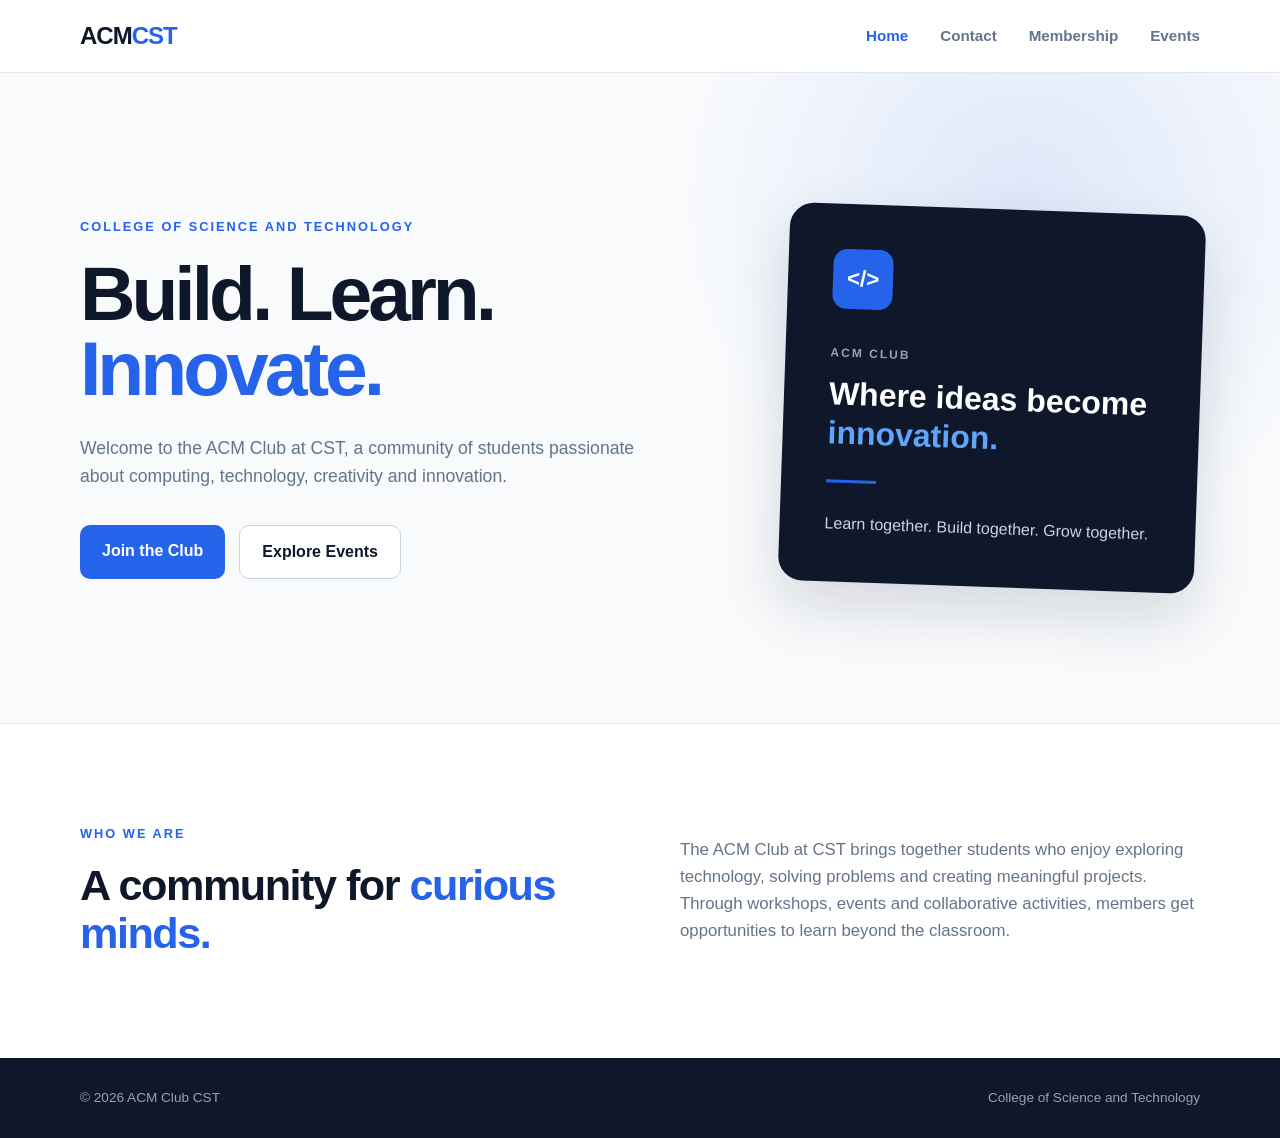
<file: index.html>
<!DOCTYPE html>
<html lang="en">
<head>
    <meta charset="UTF-8">
    <meta name="viewport" content="width=device-width, initial-scale=1.0">
    <title>ACM Club | CST</title>
    <link rel="stylesheet" href="style.css">
</head>

<body>

    <!-- Navigation -->
    <header class="navbar">
        <div class="container nav-content">

            <a href="index.html" class="logo">
                ACM<span>CST</span>
            </a>

            <nav class="nav-links">
                <a href="index.html" class="active">Home</a>
                <a href="contact.html">Contact</a>
                <a href="membership.html">Membership</a>
                <a href="events.html">Events</a>
            </nav>

        </div>
    </header>

    <!-- Main Content -->
    <main>

        <!-- Home / Hero Section -->
        <section class="hero">
            <div class="container hero-content">

                <div class="hero-text">

                    <p class="eyebrow">COLLEGE OF SCIENCE AND TECHNOLOGY</p>

                    <h1>
                        Build. Learn.
                        <span>Innovate.</span>
                    </h1>

                    <p class="hero-description">
                        Welcome to the ACM Club at CST, a community of
                        students passionate about computing, technology,
                        creativity and innovation.
                    </p>

                    <div class="hero-buttons">
                        <a href="#" class="btn btn-primary">
                            Join the Club
                        </a>

                        <a href="events.html" class="btn btn-secondary">
                            Explore Events
                        </a>
                    </div>

                </div>

                <div class="hero-card">

                    <div class="card-icon">
                        &lt;/&gt;
                    </div>

                    <p class="card-label">ACM CLUB</p>

                    <h2>
                        Where ideas become
                        <span>innovation.</span>
                    </h2>

                    <div class="card-line"></div>

                    <p>
                        Learn together. Build together.
                        Grow together.
                    </p>

                </div>

            </div>
        </section>

        <!-- Introduction -->
        <section class="about">
            <div class="container about-content">

                <div>
                    <p class="section-label">WHO WE ARE</p>

                    <h2>
                        A community for
                        <span>curious minds.</span>
                    </h2>
                </div>

                <p class="about-text">
                    The ACM Club at CST brings together students who
                    enjoy exploring technology, solving problems and
                    creating meaningful projects. Through workshops,
                    events and collaborative activities, members get
                    opportunities to learn beyond the classroom.
                </p>

            </div>
        </section>

    </main>

    <!-- Footer -->
    <footer>
        <div class="container footer-content">
            <p>© 2026 ACM Club CST</p>
            <p>College of Science and Technology</p>
        </div>
    </footer>

</body>
</html>
</file>
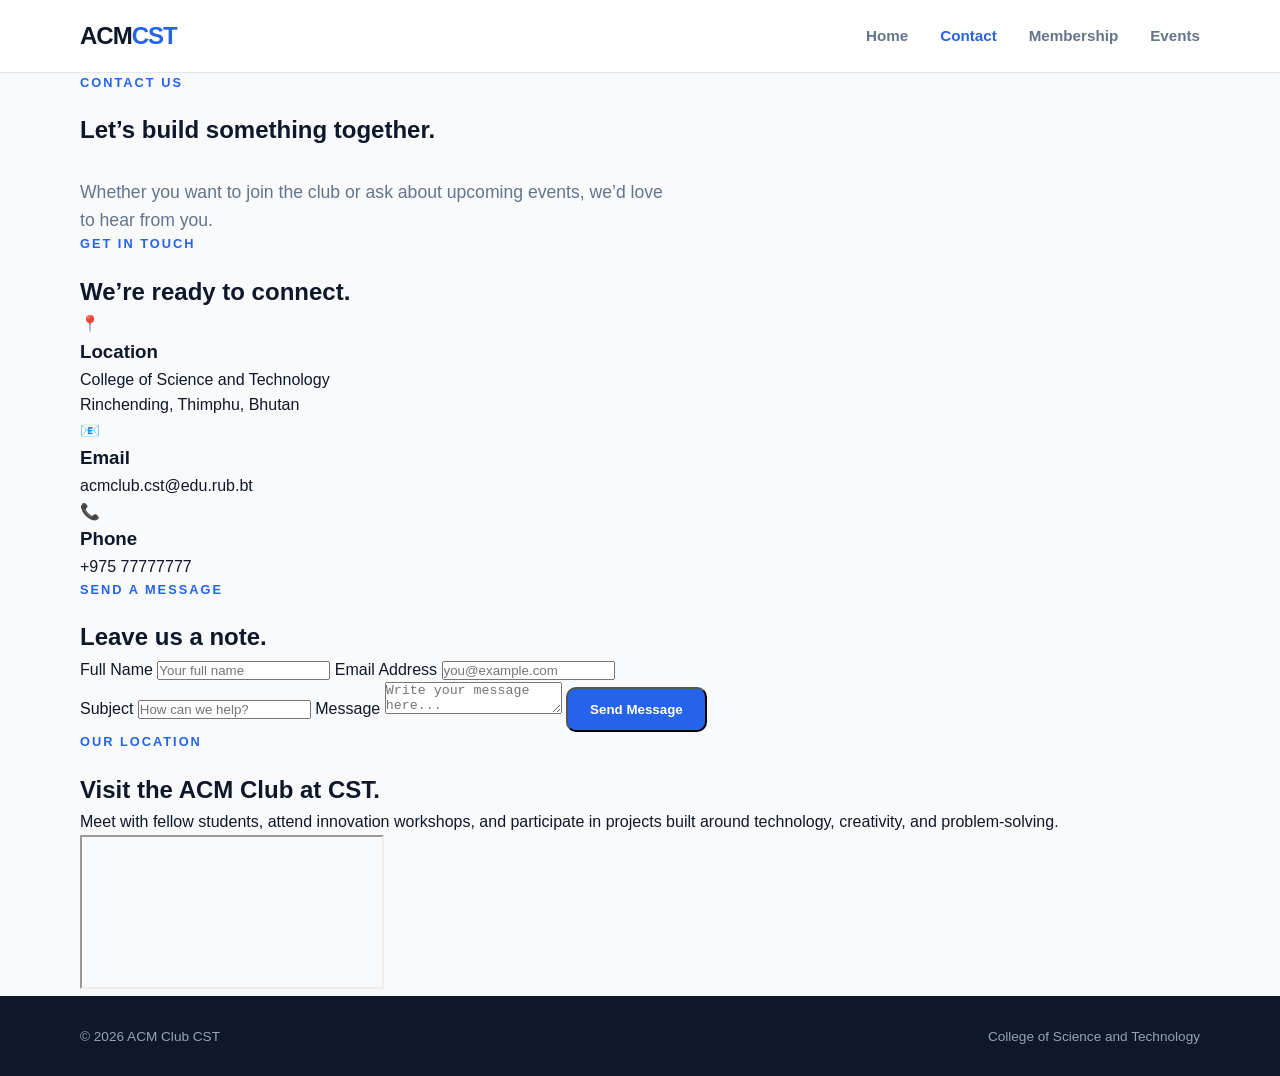
<file: contact.html>
<!DOCTYPE html>
<html lang="en">
<head>
    <meta charset="UTF-8">
    <meta name="viewport" content="width=device-width, initial-scale=1.0">
    <title>Contact | ACM Club CST</title>
    <link rel="stylesheet" href="style.css">
</head>
<body>

    <header class="navbar">
        <div class="container nav-content">
            <a href="index.html" class="logo">
                ACM<span>CST</span>
            </a>

            <nav class="nav-links">
                <a href="index.html">Home</a>
                <a href="contact.html" class="active">Contact</a>
                <a href="membership.html">Membership</a>
                <a href="events.html">Events</a>
            </nav>
        </div>
    </header>

    <main>
        <section class="contact-hero">
            <div class="container">
                <p class="eyebrow">CONTACT US</p>
                <h1>
                    Let’s build something
                    <span>together.</span>
                </h1>
                <p class="hero-description">
                    Whether you want to join the club or ask about upcoming events,
                    we’d love to hear from you.
                </p>
            </div>
        </section>

        <section class="contact-section">
            <div class="container contact-shell">
                <div class="contact-panel">
                    <p class="section-label">GET IN TOUCH</p>
                    <h2>We’re ready to connect.</h2>

                    <div class="contact-list">
                        <div class="contact-item">
                            <div class="contact-icon">📍</div>
                            <div>
                                <h3>Location</h3>
                                <p>College of Science and Technology<br>Rinchending, Thimphu, Bhutan</p>
                            </div>
                        </div>

                        <div class="contact-item">
                            <div class="contact-icon">📧</div>
                            <div>
                                <h3>Email</h3>
                                <p>acmclub.cst@edu.rub.bt</p>
                            </div>
                        </div>

                        <div class="contact-item">
                            <div class="contact-icon">📞</div>
                            <div>
                                <h3>Phone</h3>
                                <p>+975 77777777</p>
                            </div>
                        </div>
                    </div>
                </div>

                <div class="contact-panel">
                    <p class="section-label">SEND A MESSAGE</p>
                    <h2>Leave us a note.</h2>

                    <form class="contact-form">
                        <div class="field-row">
                            <label>
                                Full Name
                                <input type="text" name="name" placeholder="Your full name">
                            </label>

                            <label>
                                Email Address
                                <input type="email" name="email" placeholder="you@example.com">
                            </label>
                        </div>

                        <label>
                            Subject
                            <input type="text" name="subject" placeholder="How can we help?">
                        </label>

                        <label>
                            Message
                            <textarea name="message" placeholder="Write your message here..."></textarea>
                        </label>

                        <button type="submit" class="btn btn-primary">Send Message</button>
                    </form>
                </div>
            </div>
        </section>

        <section class="location-section">
            <div class="container location-wrap">
                <div class="location-text">
                    <p class="section-label">OUR LOCATION</p>
                    <h2>Visit the ACM Club at CST.</h2>
                    <p>
                        Meet with fellow students, attend innovation workshops,
                        and participate in projects built around technology,
                        creativity, and problem-solving.
                    </p>
                </div>

                <div class="map-card">
                    <iframe
                        src="https://www.google.com/maps?q=College%20of%20Science%20and%20Technology%20Bhutan&output=embed"
                        loading="lazy"
                        referrerpolicy="no-referrer-when-downgrade"
                        title="ACM Club CST Location">
                    </iframe>
                </div>
            </div>
        </section>
    </main>

    <footer>
        <div class="container footer-content">
            <p>© 2026 ACM Club CST</p>
            <p>College of Science and Technology</p>
        </div>
    </footer>

</body>
</html>
</file>
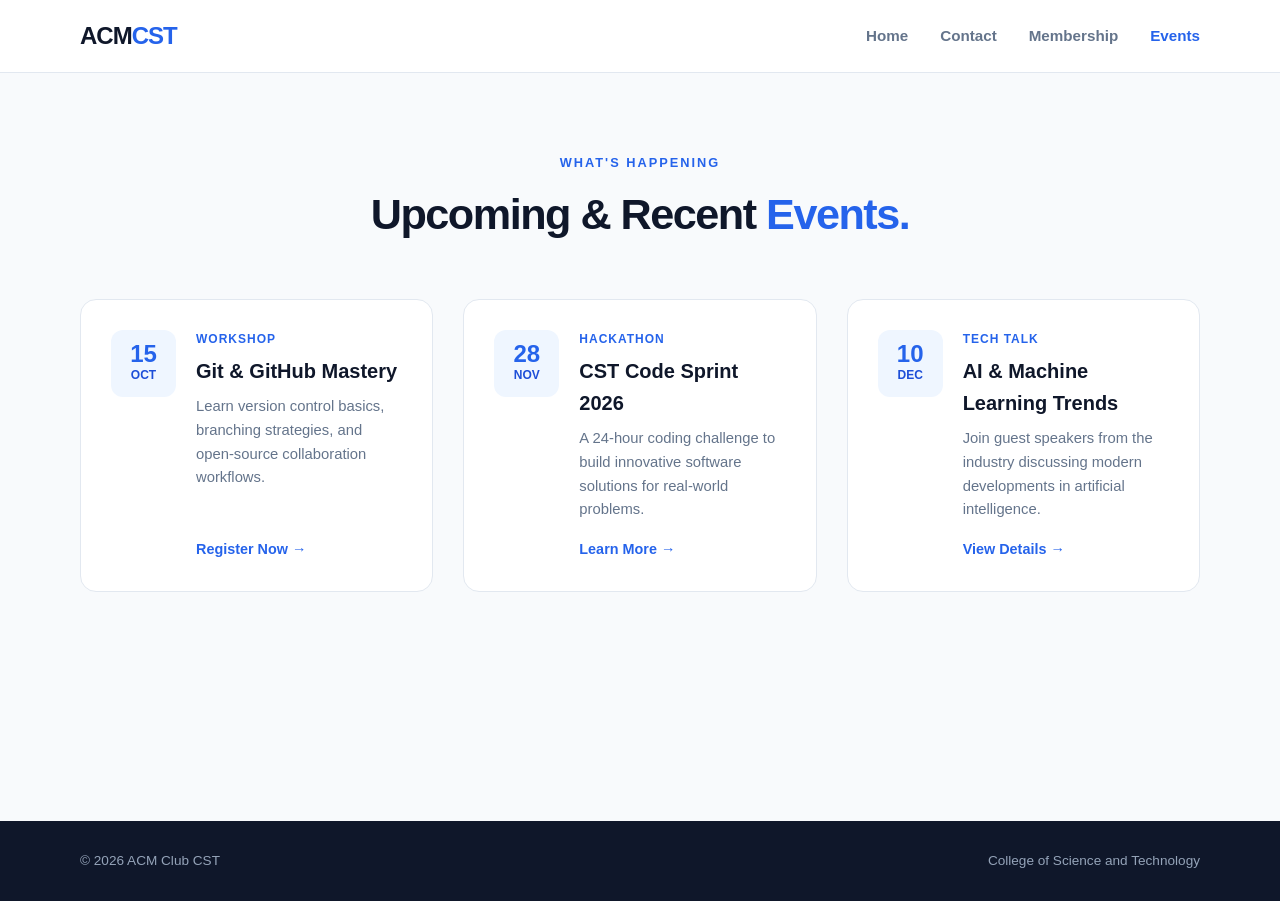
<file: events.html>
<!DOCTYPE html>
<html lang="en">
<head>
    <meta charset="UTF-8">
    <meta name="viewport" content="width=device-width, initial-scale=1.0">
    <title>Events | ACM Club CST</title>
    <link rel="stylesheet" href="style.css">
</head>
<body>

    <!-- Navigation -->
    <header class="navbar">
        <div class="container nav-content">

            <a href="index.html" class="logo">
                ACM<span>CST</span>
            </a>

            <nav class="nav-links">
                <a href="index.html">Home</a>
                <a href="contact.html">Contact</a>
                <a href="membership.html">Membership</a>
                <a href="events.html" class="active">Events</a>
            </nav>

        </div>
    </header>

    <!-- Events Main Content -->
    <main>
        <section class="events-page">
            <div class="container">
                
                <div class="events-header">
                    <p class="section-label">WHAT'S HAPPENING</p>
                    <h2>Upcoming & Recent <span>Events.</span></h2>
                </div>

                <div class="events-grid">
                    
                    <!-- Event 1 -->
                    <article class="event-card">
                        <div class="event-date">
                            <span class="day">15</span>
                            <span class="month">OCT</span>
                        </div>
                        <div class="event-details">
                            <span class="event-tag">Workshop</span>
                            <h3>Git & GitHub Mastery</h3>
                            <p>Learn version control basics, branching strategies, and open-source collaboration workflows.</p>
                            <a href="#" class="event-link">Register Now &rarr;</a>
                        </div>
                    </article>

                    <!-- Event 2 -->
                    <article class="event-card">
                        <div class="event-date">
                            <span class="day">28</span>
                            <span class="month">NOV</span>
                        </div>
                        <div class="event-details">
                            <span class="event-tag">Hackathon</span>
                            <h3>CST Code Sprint 2026</h3>
                            <p>A 24-hour coding challenge to build innovative software solutions for real-world problems.</p>
                            <a href="#" class="event-link">Learn More &rarr;</a>
                        </div>
                    </article>

                    <!-- Event 3 -->
                    <article class="event-card">
                        <div class="event-date">
                            <span class="day">10</span>
                            <span class="month">DEC</span>
                        </div>
                        <div class="event-details">
                            <span class="event-tag">Tech Talk</span>
                            <h3>AI & Machine Learning Trends</h3>
                            <p>Join guest speakers from the industry discussing modern developments in artificial intelligence.</p>
                            <a href="#" class="event-link">View Details &rarr;</a>
                        </div>
                    </article>

                </div>

            </div>
        </section>
    </main>

    <!-- Footer -->
    <footer>
        <div class="container footer-content">
            <p>© 2026 ACM Club CST</p>
            <p>College of Science and Technology</p>
        </div>
    </footer>

</body>
</html>
</file>
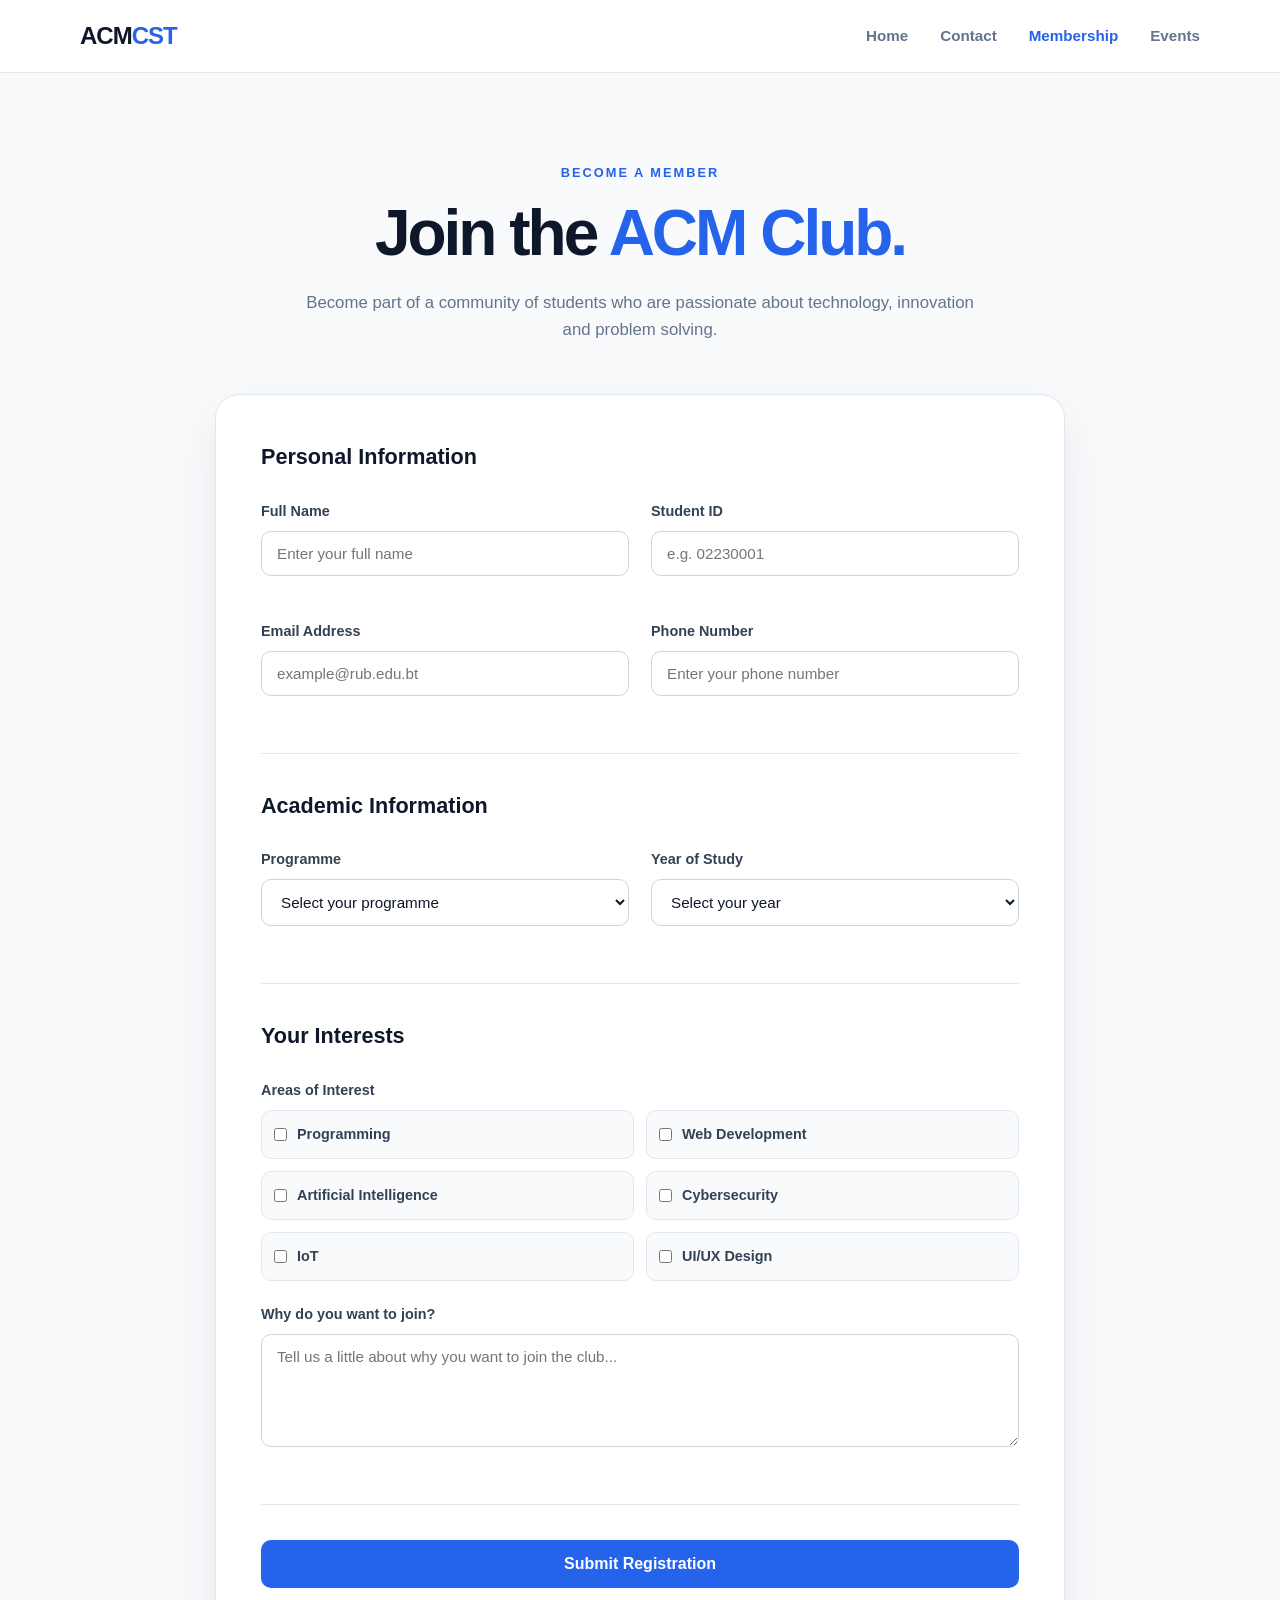
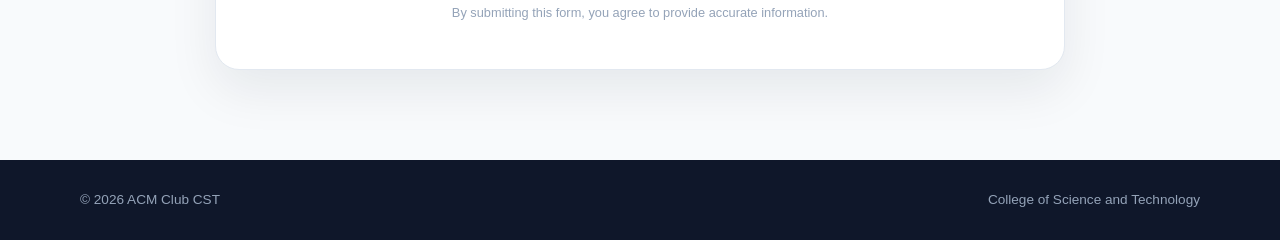
<file: membership.html>
<!DOCTYPE html>
<html lang="en">
<head>
    <meta charset="UTF-8">
    <meta name="viewport" content="width=device-width, initial-scale=1.0">

    <title>Membership Registration | ACM CST</title>

    <link rel="stylesheet" href="style.css">
</head>

<body>

    <!-- Navigation -->
    <header class="navbar">
        <div class="container nav-content">

            <a href="index.html" class="logo">
                ACM<span>CST</span>
            </a>

            <nav class="nav-links">
                <a href="index.html">Home</a>
                <a href="contact.html">Contact</a>
                <a href="membership.html" class="active">Membership</a>
                <a href="events.html">Events</a>
            </nav>

        </div>
    </header>


    <!-- Registration Section -->
    <main class="registration-section">

        <div class="container">

            <div class="registration-header">
                <p class="section-label">BECOME A MEMBER</p>

                <h1>
                    Join the <span>ACM Club.</span>
                </h1>

                <p>
                    Become part of a community of students who are
                    passionate about technology, innovation and
                    problem solving.
                </p>
            </div>


            <!-- Registration Form -->
            <form class="registration-form">

                <!-- Personal Information -->
                <div class="form-section">

                    <h2>Personal Information</h2>

                    <div class="form-grid">

                        <div class="form-group">
                            <label for="full-name">
                                Full Name
                            </label>

                            <input
                                type="text"
                                id="full-name"
                                name="full-name"
                                placeholder="Enter your full name"
                                required
                            >
                        </div>


                        <div class="form-group">
                            <label for="student-id">
                                Student ID
                            </label>

                            <input
                                type="text"
                                id="student-id"
                                name="student-id"
                                placeholder="e.g. 02230001"
                                required
                            >
                        </div>


                        <div class="form-group">
                            <label for="email">
                                Email Address
                            </label>

                            <input
                                type="email"
                                id="email"
                                name="email"
                                placeholder="example@rub.edu.bt"
                                required
                            >
                        </div>


                        <div class="form-group">
                            <label for="phone">
                                Phone Number
                            </label>

                            <input
                                type="tel"
                                id="phone"
                                name="phone"
                                placeholder="Enter your phone number"
                                required
                            >
                        </div>

                    </div>

                </div>


                <!-- Academic Information -->
                <div class="form-section">

                    <h2>Academic Information</h2>

                    <div class="form-grid">

                        <div class="form-group">
                            <label for="programme">
                                Programme
                            </label>

                            <select
                                id="programme"
                                name="programme"
                                required
                            >
                                <option value="">
                                    Select your programme
                                </option>

                                <option value="be-it">
                                    BE Information Technology
                                </option>

                                <option value="be-software">
                                    BE Software Engineering
                                </option>

                                <option value="be-electronics">
                                    BE Electronics and Communication
                                </option>

                                <option value="be-civil">
                                    BE Civil Engineering
                                </option>

                                <option value="other">
                                    Other
                                </option>
                            </select>
                        </div>


                        <div class="form-group">
                            <label for="year">
                                Year of Study
                            </label>

                            <select
                                id="year"
                                name="year"
                                required
                            >
                                <option value="">
                                    Select your year
                                </option>

                                <option value="1">
                                    Year 1
                                </option>

                                <option value="2">
                                    Year 2
                                </option>

                                <option value="3">
                                    Year 3
                                </option>

                                <option value="4">
                                    Year 4
                                </option>
                            </select>
                        </div>

                    </div>

                </div>


                <!-- Interests -->
                <div class="form-section">

                    <h2>Your Interests</h2>

                    <div class="form-group">

                        <label>
                            Areas of Interest
                        </label>

                        <div class="checkbox-grid">

                            <label class="checkbox-item">
                                <input
                                    type="checkbox"
                                    name="interest"
                                    value="programming"
                                >
                                Programming
                            </label>

                            <label class="checkbox-item">
                                <input
                                    type="checkbox"
                                    name="interest"
                                    value="web-development"
                                >
                                Web Development
                            </label>

                            <label class="checkbox-item">
                                <input
                                    type="checkbox"
                                    name="interest"
                                    value="ai"
                                >
                                Artificial Intelligence
                            </label>

                            <label class="checkbox-item">
                                <input
                                    type="checkbox"
                                    name="interest"
                                    value="cybersecurity"
                                >
                                Cybersecurity
                            </label>

                            <label class="checkbox-item">
                                <input
                                    type="checkbox"
                                    name="interest"
                                    value="iot"
                                >
                                IoT
                            </label>

                            <label class="checkbox-item">
                                <input
                                    type="checkbox"
                                    name="interest"
                                    value="design"
                                >
                                UI/UX Design
                            </label>

                        </div>

                    </div>


                    <div class="form-group">

                        <label for="reason">
                            Why do you want to join?
                        </label>

                        <textarea
                            id="reason"
                            name="reason"
                            rows="5"
                            placeholder="Tell us a little about why you want to join the club..."
                            required
                        ></textarea>

                    </div>

                </div>


                <!-- Submit -->
                <div class="form-submit">

                    <button type="submit" class="submit-button">
                        Submit Registration
                    </button>

                    <p>
                        By submitting this form, you agree to provide
                        accurate information.
                    </p>

                </div>

            </form>

        </div>

    </main>


    <!-- Footer -->
    <footer>

        <div class="container footer-content">

            <p>© 2026 ACM Club CST</p>

            <p>
                College of Science and Technology
            </p>

        </div>

    </footer>

</body>
</html>
</file>
<file: style.css>
/* =========================
   Reset
========================= */

* {
    margin: 0;
    padding: 0;
    box-sizing: border-box;
}

html {
    scroll-behavior: smooth;
}

body {
    font-family: Arial, Helvetica, sans-serif;
    background: #f8fafc;
    color: #0f172a;
    line-height: 1.6;
}


/* =========================
   Global
========================= */

.container {
    width: min(1120px, 90%);
    margin: 0 auto;
}


/* =========================
   Navigation
========================= */

.navbar {
    background: rgba(255, 255, 255, 0.95);
    border-bottom: 1px solid #e2e8f0;
    position: sticky;
    top: 0;
    z-index: 100;
}

.nav-content {
    height: 72px;
    display: flex;
    align-items: center;
    justify-content: space-between;
}

.logo {
    text-decoration: none;
    font-size: 1.5rem;
    font-weight: 800;
    color: #0f172a;
    letter-spacing: -1px;
}

.logo span {
    color: #2563eb;
}

.nav-links {
    display: flex;
    gap: 32px;
}

.nav-links a {
    text-decoration: none;
    color: #64748b;
    font-size: 0.95rem;
    font-weight: 600;
    transition: 0.3s ease;
}

.nav-links a:hover,
.nav-links a.active {
    color: #2563eb;
}


/* =========================
   Hero
========================= */

.hero {
    min-height: 650px;
    display: flex;
    align-items: center;
    background:
        radial-gradient(
            circle at 80% 20%,
            rgba(37, 99, 235, 0.12),
            transparent 30%
        ),
        #f8fafc;
}

.hero-content {
    display: grid;
    grid-template-columns: 1.2fr 0.8fr;
    align-items: center;
    gap: 80px;
}

.eyebrow,
.section-label {
    color: #2563eb;
    font-size: 0.8rem;
    font-weight: 800;
    letter-spacing: 2px;
    margin-bottom: 18px;
}

.hero h1 {
    font-size: clamp(3rem, 6vw, 5.5rem);
    line-height: 0.98;
    letter-spacing: -4px;
    max-width: 700px;
}

.hero h1 span {
    display: block;
    color: #2563eb;
}

.hero-description {
    max-width: 600px;
    margin-top: 28px;
    color: #64748b;
    font-size: 1.1rem;
}

.hero-buttons {
    display: flex;
    gap: 14px;
    margin-top: 35px;
}

.btn {
    display: inline-block;
    padding: 13px 22px;
    border-radius: 10px;
    text-decoration: none;
    font-weight: 700;
    transition: 0.3s ease;
}

.btn-primary {
    background: #2563eb;
    color: white;
}

.btn-primary:hover {
    background: #1d4ed8;
    transform: translateY(-2px);
}

.btn-secondary {
    background: white;
    color: #0f172a;
    border: 1px solid #cbd5e1;
}

.btn-secondary:hover {
    border-color: #2563eb;
    color: #2563eb;
}


/* =========================
   Hero Card
========================= */

.hero-card {
    background: #0f172a;
    color: white;
    padding: 45px;
    border-radius: 24px;
    box-shadow: 0 25px 60px rgba(15, 23, 42, 0.15);
    transform: rotate(2deg);
}

.card-icon {
    width: 60px;
    height: 60px;
    display: flex;
    align-items: center;
    justify-content: center;
    background: #2563eb;
    border-radius: 14px;
    font-size: 1.4rem;
    font-weight: bold;
    margin-bottom: 35px;
}

.card-label {
    color: #94a3b8;
    font-size: 0.75rem;
    letter-spacing: 2px;
    font-weight: 700;
}

.hero-card h2 {
    margin-top: 12px;
    font-size: 2rem;
    line-height: 1.2;
}

.hero-card h2 span {
    color: #60a5fa;
}

.card-line {
    width: 50px;
    height: 3px;
    background: #2563eb;
    margin: 28px 0;
}

.hero-card p:last-child {
    color: #cbd5e1;
}


/* =========================
   About
========================= */

.about {
    background: white;
    padding: 100px 0;
    border-top: 1px solid #e2e8f0;
}

.about-content {
    display: grid;
    grid-template-columns: 1fr 1fr;
    gap: 80px;
    align-items: center;
}

.about h2 {
    font-size: 2.7rem;
    line-height: 1.1;
    letter-spacing: -1.5px;
}

.about h2 span {
    color: #2563eb;
}

.about-text {
    color: #64748b;
    font-size: 1.05rem;
}


/* =========================
   Events Page
========================= */

.events-page {
    padding: 80px 0 100px;
    min-height: calc(100vh - 152px);
}

.events-header {
    text-align: center;
    margin-bottom: 60px;
}

.events-header h2 {
    font-size: 2.7rem;
    line-height: 1.1;
    letter-spacing: -1.5px;
}

.events-header h2 span {
    color: #2563eb;
}

.events-grid {
    display: grid;
    grid-template-columns: repeat(auto-fit, minmax(300px, 1fr));
    gap: 30px;
}

.event-card {
    background: white;
    border: 1px solid #e2e8f0;
    border-radius: 16px;
    padding: 30px;
    display: flex;
    gap: 20px;
    transition: transform 0.3s ease, box-shadow 0.3s ease;
}

.event-card:hover {
    transform: translateY(-5px);
    box-shadow: 0 20px 40px rgba(15, 23, 42, 0.08);
    border-color: #cbd5e1;
}

.event-date {
    display: flex;
    flex-direction: column;
    align-items: center;
    justify-content: center;
    background: #eff6ff;
    border-radius: 12px;
    padding: 12px 16px;
    min-width: 65px;
    height: fit-content;
}

.event-date .day {
    font-size: 1.5rem;
    font-weight: 800;
    color: #2563eb;
    line-height: 1;
}

.event-date .month {
    font-size: 0.75rem;
    font-weight: 700;
    color: #1d4ed8;
}

.event-details {
    display: flex;
    flex-direction: column;
}

.event-tag {
    font-size: 0.75rem;
    font-weight: 700;
    text-transform: uppercase;
    color: #2563eb;
    letter-spacing: 1px;
    margin-bottom: 6px;
}

.event-details h3 {
    font-size: 1.25rem;
    color: #0f172a;
    margin-bottom: 8px;
}

.event-details p {
    font-size: 0.925rem;
    color: #64748b;
    margin-bottom: 16px;
    flex-grow: 1;
}

.event-link {
    text-decoration: none;
    color: #2563eb;
    font-weight: 700;
    font-size: 0.9rem;
    transition: color 0.2s ease;
}

.event-link:hover {
    color: #1d4ed8;
}


/* =========================
   Footer
========================= */

footer {
    background: #0f172a;
    color: #94a3b8;
}

.footer-content {
    min-height: 80px;
    display: flex;
    align-items: center;
    justify-content: space-between;
    font-size: 0.85rem;
}


/* =========================
   Responsive
========================= */

@media (max-width: 800px) {

    .nav-content {
        height: auto;
        padding: 18px 0;
        flex-direction: column;
        gap: 15px;
    }

    .nav-links {
        gap: 18px;
        flex-wrap: wrap;
        justify-content: center;
    }

    .hero {
        padding: 80px 0;
    }

    .hero-content {
        grid-template-columns: 1fr;
        gap: 50px;
    }

    .hero h1 {
        letter-spacing: -2px;
    }

    .hero-card {
        transform: none;
    }

    .about-content {
        grid-template-columns: 1fr;
        gap: 30px;
    }

    .events-page {
        padding: 40px 0 60px;
    }

    .event-card {
        flex-direction: column;
        gap: 15px;
    }

    .event-date {
        flex-direction: row;
        gap: 8px;
        width: fit-content;
    }

    .footer-content {
        flex-direction: column;
        justify-content: center;
        gap: 5px;
    }
}

/* =========================
   Membership Registration
========================= */

.registration-section {
    padding: 90px 0;
    background: #f8fafc;
}

.registration-header {
    max-width: 700px;
    margin: 0 auto 50px;
    text-align: center;
}

.registration-header h1 {
    font-size: clamp(2.8rem, 5vw, 4.5rem);
    line-height: 1;
    letter-spacing: -3px;
    margin-bottom: 25px;
}

.registration-header h1 span {
    color: #2563eb;
}

.registration-header > p:last-child {
    color: #64748b;
    font-size: 1.05rem;
}


/* Form */

.registration-form {
    max-width: 850px;
    margin: 0 auto;
    background: white;
    border: 1px solid #e2e8f0;
    border-radius: 24px;
    padding: 45px;
    box-shadow: 0 20px 50px rgba(15, 23, 42, 0.08);
}

.form-section {
    padding-bottom: 35px;
    margin-bottom: 35px;
    border-bottom: 1px solid #e2e8f0;
}

.form-section h2 {
    font-size: 1.35rem;
    margin-bottom: 25px;
}


/* Form Grid */

.form-grid {
    display: grid;
    grid-template-columns: 1fr 1fr;
    gap: 22px;
}


/* Form Groups */

.form-group {
    display: flex;
    flex-direction: column;
    gap: 8px;
    margin-bottom: 22px;
}

.form-group label {
    font-size: 0.9rem;
    font-weight: 700;
    color: #334155;
}

.form-group input,
.form-group select,
.form-group textarea {
    width: 100%;
    padding: 13px 15px;
    border: 1px solid #cbd5e1;
    border-radius: 10px;
    background: white;
    color: #0f172a;
    font-family: inherit;
    font-size: 0.95rem;
    outline: none;
    transition: 0.2s ease;
}

.form-group input:focus,
.form-group select:focus,
.form-group textarea:focus {
    border-color: #2563eb;
    box-shadow: 0 0 0 3px rgba(37, 99, 235, 0.1);
}

.form-group textarea {
    resize: vertical;
}


/* Checkbox */

.checkbox-grid {
    display: grid;
    grid-template-columns: 1fr 1fr;
    gap: 12px;
}

.checkbox-item {
    display: flex !important;
    flex-direction: row !important;
    align-items: center;
    gap: 10px;
    padding: 12px;
    background: #f8fafc;
    border: 1px solid #e2e8f0;
    border-radius: 10px;
    cursor: pointer;
    transition: 0.2s ease;
}

.checkbox-item:hover {
    border-color: #2563eb;
}

.checkbox-item input {
    width: auto;
    accent-color: #2563eb;
}


/* Submit */

.form-submit {
    text-align: center;
}

.submit-button {
    width: 100%;
    padding: 15px 20px;
    border: none;
    border-radius: 10px;
    background: #2563eb;
    color: white;
    font-family: inherit;
    font-size: 1rem;
    font-weight: 700;
    cursor: pointer;
    transition: 0.3s ease;
}

.submit-button:hover {
    background: #1d4ed8;
    transform: translateY(-2px);
}

.form-submit p {
    margin-top: 15px;
    color: #94a3b8;
    font-size: 0.8rem;
}


/* =========================
   Membership Responsive
========================= */

@media (max-width: 700px) {

    .registration-section {
        padding: 60px 0;
    }

    .registration-form {
        padding: 25px;
        border-radius: 18px;
    }

    .form-grid {
        grid-template-columns: 1fr;
        gap: 0;
    }

    .checkbox-grid {
        grid-template-columns: 1fr;
    }

    .registration-header h1 {
        letter-spacing: -2px;
    }
}
</file>
